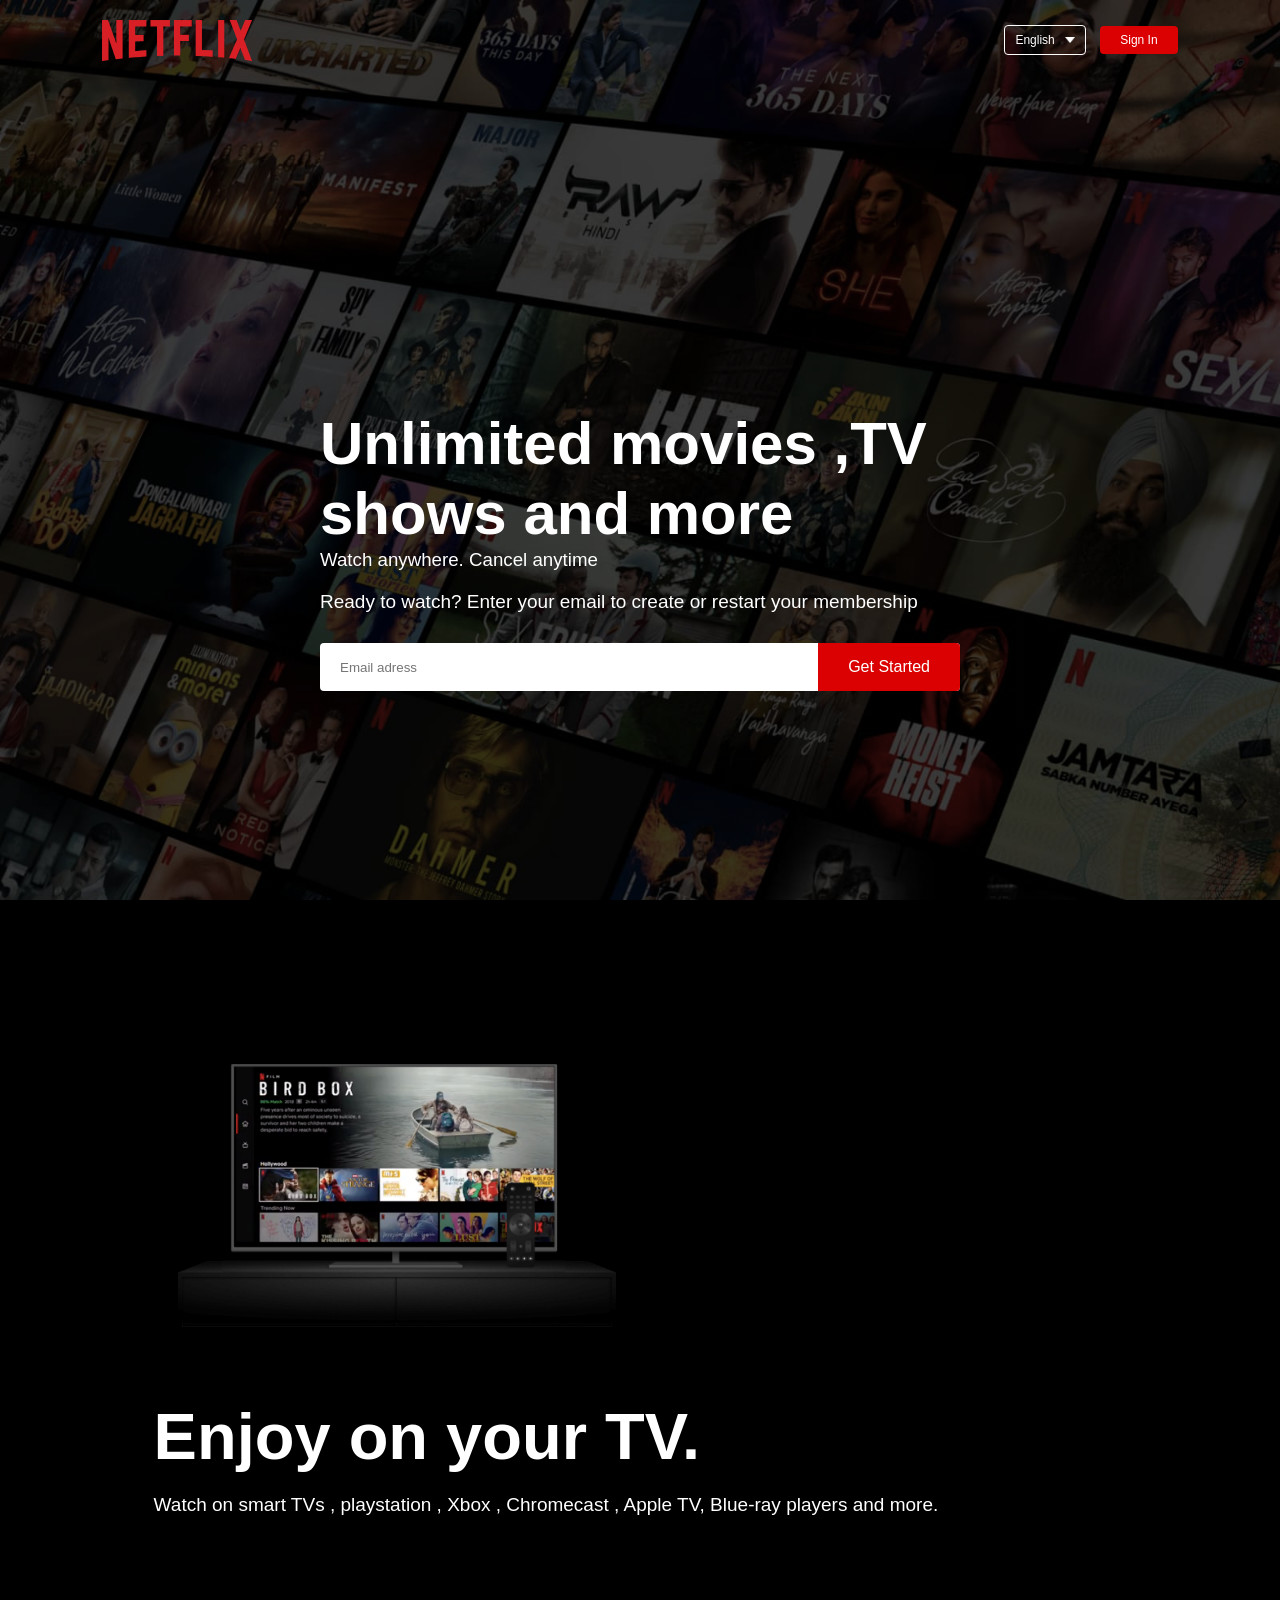
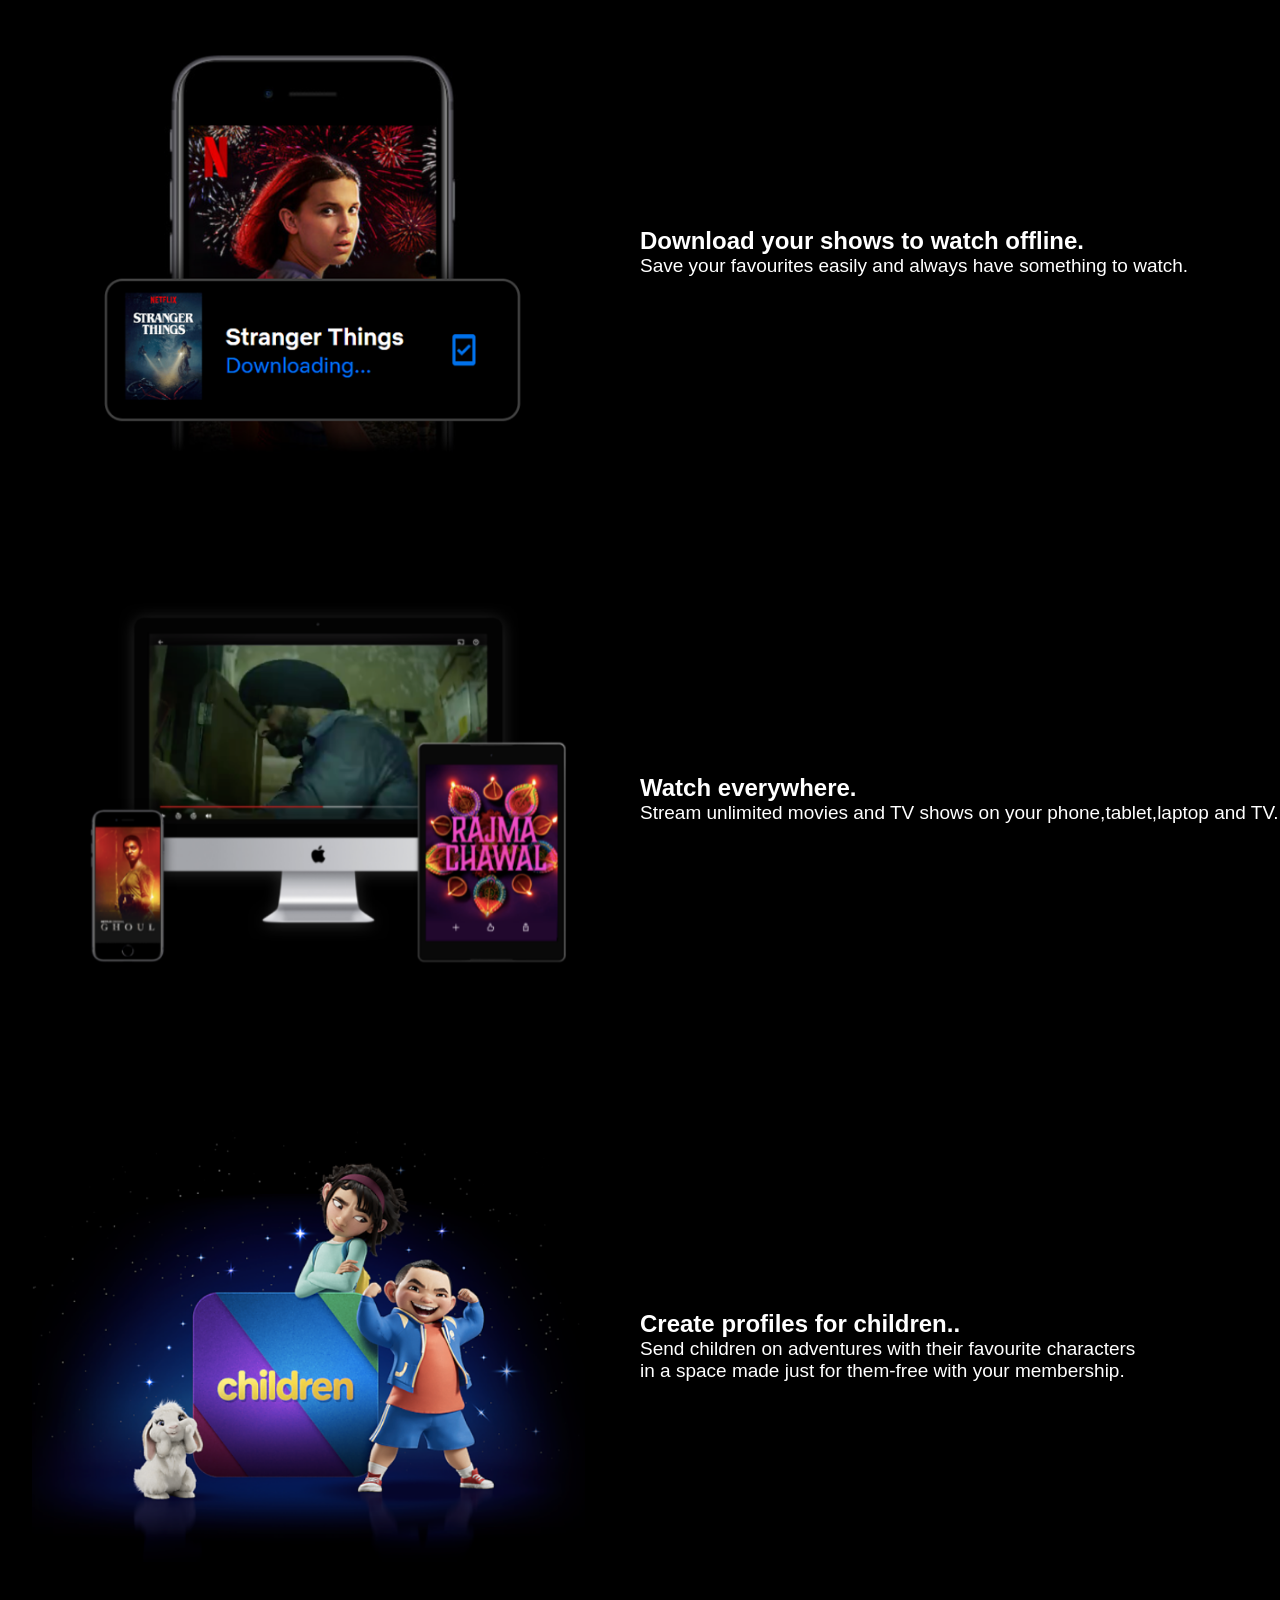
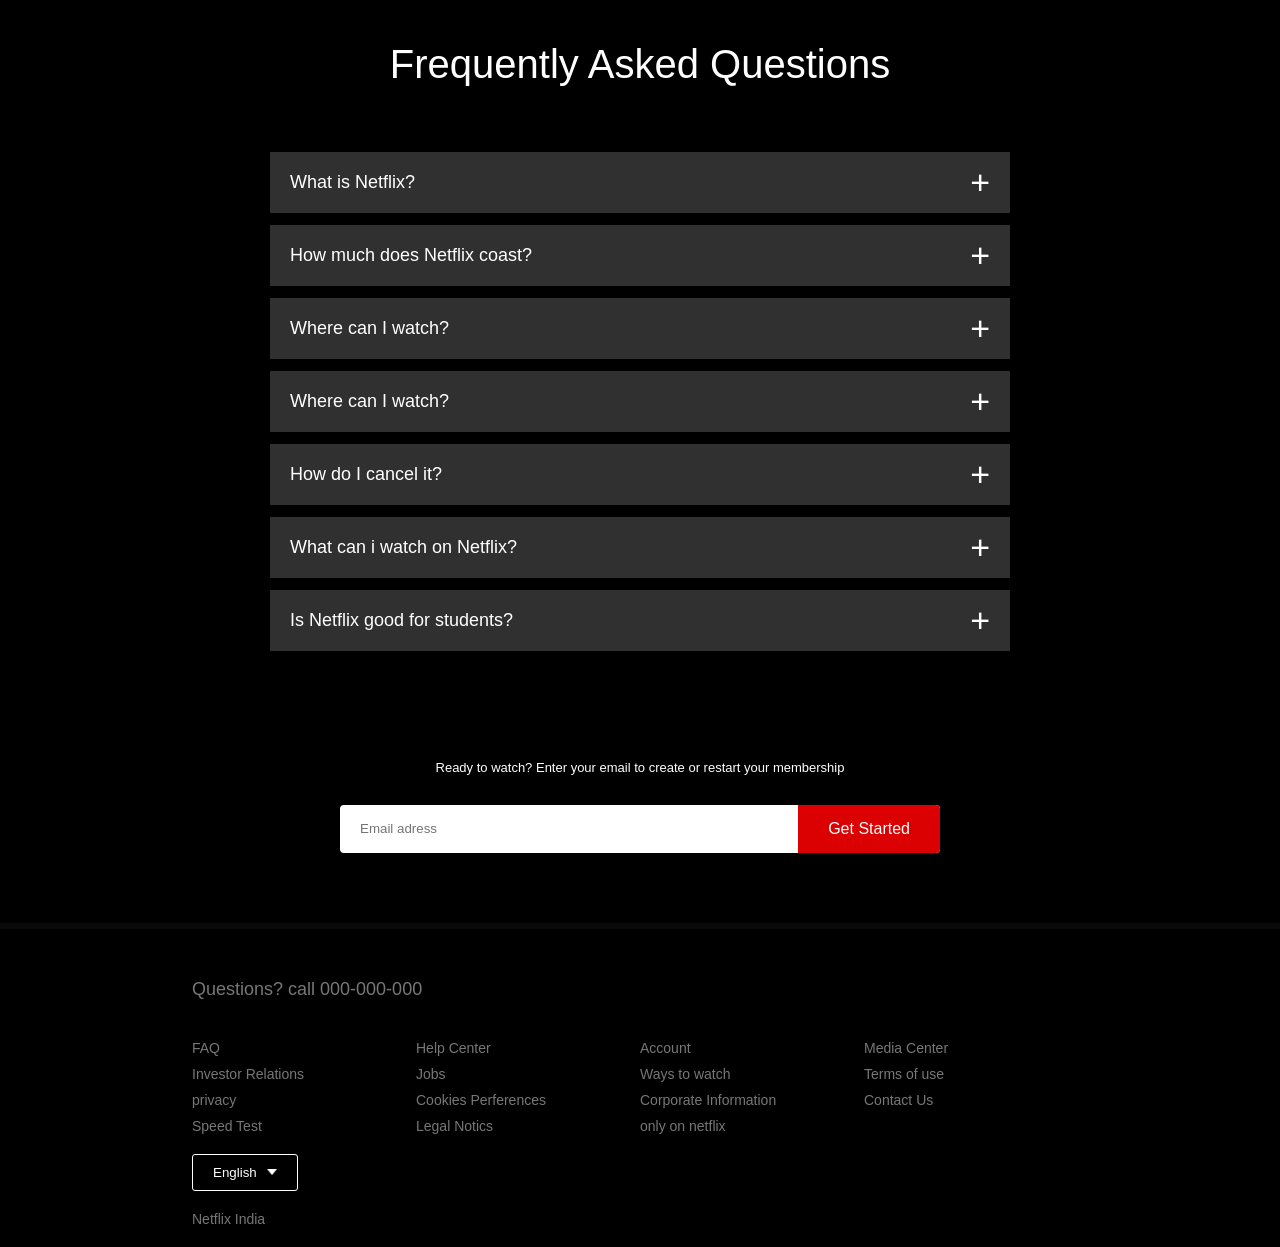
<file: index.html>
<!DOCTYPE html>
<html lang="en">
<head>
    <meta charset="UTF-8">
    <meta name="viewport" content="width=device-width, initial-scale=1.0">
    <title>Netflix</title>
    <link rel="stylesheet" href="style.css">
</head>
<body>
<div class="header">
    <nav>
        <img src="images/logo.png"class="logo">
        <div>
            <button class="language-btn">English <img src="images/down-icon.png"></button>
            <button>Sign In</button>
        </div>
    </nav>
    <div class="header-content">
        <h1>Unlimited movies ,TV shows and more</h1>
        <h3>Watch anywhere. Cancel anytime</h3>
        <p>Ready to watch? Enter your email to create or restart your membership </p>
        <form class="email-signup">
            <input type="email " placeholder="Email adress"required>
            <button type="submit">Get Started</button>

        </form>
    </div>

        
</div>

<div class="features">
    <div class="row">
        <div class="img-col">
            <img src="images/feature-1.png">
        </div>
    </div>
        <div class="text-col">
            <h2>Enjoy on your TV.</h2>
            <p> Watch on smart TVs , playstation , Xbox , Chromecast , Apple TV, Blue-ray players and more.</p>
        </div>
        
    </div>
    <div class="row">
         <div class="img-col">
            <img src="images/feature-2.png">
        </div>
        <div class="text-col">
            <h2>Download your shows to watch offline.</h2>
            <p> Save your favourites easily and always have something to watch.</p>
        </div>
        
    </div>
    <div class="row">
        <div class="img-col">
            <img src="images/feature-3.png">
        </div>
        <div class="text-col">
            <h2>Watch everywhere.</h2>
            <p> Stream unlimited movies and TV shows on your phone,tablet,laptop and TV.</p>
        </div>
        
    </div>
    <div class="row">
        <div class="img-col">
            <img src="images/feature-4.png">
        </div>
        <div class="text-col">
            <h2>Create profiles for children..</h2>
            <p> Send children on adventures with their favourite characters </p><p>in a space made just for them-free with your membership.</p>
        </div>
        
    </div>

    


</div>
<div class="faq">
    <h2>Frequently Asked Questions</h2>
    <ul class="accordion">
        <li>
            <input type="radio" name="accordion" id="first">
            <label for="first">What is Netflix?</label>
            <div class="content">
                <p>Netflix is a popular subscription-based streaming service providing on-demand access to a vast library of TV shows, movies, documentaries, and original content, watchable on various internet-connected devices like smart TVs, phones, tablets, and computers for a monthly fee</p>
            </div>
        </li>
         <li>
            <input type="radio" name="accordion" id="second">
            <label for="second">How much does Netflix coast?</label>
            <div class="content">
                <p>Netflix in India has four main plans: the Mobile plan for ₹149/month, the Basic plan for ₹199/month, the Standard plan for ₹499/month, and the Premium plan for ₹649/month. The price varies by plan, which offers different features such as video quality (\(480p\) to \(4K+HDR\)), simultaneous screens (1 to 4), and the types of devices supported. </p>
            </div>
        </li>
        <li>
            <input type="radio" name="accordion" id="third">
            <label for="third">Where can I watch?</label>
            <div class="content">
                <p>You can watch Netflix on almost any internet-connected device with the app, including smart TVs, smartphones, tablets, streaming players (like Roku, Fire Stick), game consoles (PlayStation, Xbox), and computers (via web browser at netflix.com), allowing you to watch shows and movies instantly or download them for offline viewing.  </p>
            </div>
        </li>
        <li>
            <input type="radio" name="accordion" id="third">
            <label for="third">Where can I watch?</label>
            <div class="content">
                <p>You can watch Netflix on almost any internet-connected device with the app, including smart TVs, smartphones, tablets, streaming players (like Roku, Fire Stick), game consoles (PlayStation, Xbox), and computers (via web browser at netflix.com), allowing you to watch shows and movies instantly or download them for offline viewing.  </p>
            </div>
        </li>
        <li>
            <input type="radio" name="accordion" id="fourth">
            <label for="fourth">How do I cancel it?</label>
            <div class="content">
                <p> To cancel Netflix, log in to your account on a web browser, go to the "Account" page, and select "Cancel Membership". Follow the prompts to confirm the cancellation, and your subscription will remain active until the end of your current billing cycle.  </p>
                
            </div>
        </li>
         <li>
            <input type="radio" name="accordion" id="fifth">
            <label for="fifth">What can i watch on Netflix?</label>
            <div class="content">
                <p> You can watch popular hits like Stranger Things, Wednesday, Squid Game, Money Heist, The Crown, The Witcher, and acclaimed Indian series like Delhi Crime, plus tons of documentaries, action films (like RRR), fantasy movies, and comedies, by exploring.  </p>
                
            </div>
        </li>
        <li>
            <input type="radio" name="accordion" id="sixth">
            <label for="sixth">Is Netflix good for students?</label>
            <div class="content">
                <p> Yes, Netflix can be good for students for stress relief and even some learning (documentaries/educational shows), but it's a double-edged sword; it requires discipline to balance with studies as it offers no specific student discounts and can be a major distraction. It provides great entertainment to unwind, but students need to manage viewing with time-management techniques like timers to avoid procrastination and ensure academic work gets done.   </p>
                
            </div>
        </li>


    </ul>
    <small>Ready to watch? Enter your email to create or restart your membership</small>
    <form class="email-signup">
            <input type="email " placeholder="Email adress"required>
            <button type="submit">Get Started</button>

        </form>
</div>
<div class="footer">
    <h2>Questions? call 000-000-000</h2>
    <div class="row">
        <div class="col">
           <a href="#">FAQ</a>
           <a href="#">Investor Relations</a>
           <a href="#">privacy</a>
           <a href="#">Speed Test</a>
        </div>
        <div class="col">
           <a href="#">Help Center</a>
           <a href="#">Jobs</a>
           <a href="#">Cookies Perferences</a>
           <a href="#">Legal Notics</a>
        </div>
        <div class="col">
           <a href="#">Account</a>
           <a href="#">Ways to watch</a>
           <a href="#">Corporate Information</a>
           <a href="#">only on netflix</a>
        </div>
        <div class="col">
           <a href="#">Media Center</a>
           <a href="#">Terms of use</a>
           <a href="#">Contact Us</a>
        
        </div>
    </div>
    <button class="language-btn">English <img src="images/down-icon.png"></button>
    <p class="copyright-txt">Netflix India</p>



</div>
    
</body>
</html>
</file>
<file: style.css>
*{
    margin:0;
    padding:0;
    font-family:'poppins',sans-serif;
    box-sizing:border-box;
}
body{
    background: black;
    color:#fff;

}
.header{
    width:100%;
    height:100vh;
    background-image: linear-gradient(rgba(0,0,0,0.7),rgba(0,0,0,0.7)),url(images/header-image.png);
    background-size:cover;
    background-position:centre;
    padding:10px 8%;
    position:relative;
}
nav{
    display:flex;
    align-items:center;
    justify-content:space-between;
    padding:10px 0;

}
.logo{
    width:150px;
    cursor: pointer;
}
nav button{
    border:0;
    outline:0;
    background:#db0001;
    color:#fff;
    padding:7px 20px;
    font-size:12px;
    border-radius:4px;
    margin-left:10px;
    cursor: pointer;
}
.language-btn{
display:inline-flex;
align-items:center;
background:transparent;
border:1px solid #fff;
padding:7px 10px;

}
.language-btn img{
    width:10px;
    margin-left:10px;

 
}
.header-content{
    position:absolute;
    top:50%;
    left:50%;
    transform:translate(-50%,-50%);
    margin-top:100px;
}
.header-content h1{
    font-size:60px;
    line-height:70px;
    font-weight:600;
    max-width:650px;

}
.header-content h3{
    font-weight:400;
    margin-bottom:20px;
}
.email-signup{
    background:#fff;
    border-radius:4px;
    display:flex;
    align-items: center;
    margin-top: 30px;
    overflow:hidden;
}
.email-signup input{
    flex:1;
    border:0;
    outline:0;
    margin-left:20px;

}
.email-signup button{
    background:#db0001;
    border:0;
    outline:0;
    color:#fff;
    font-size:16px;
    cursor:pointer;
    padding: 15px 30px;
}
.features{
    padding:50px 12%;
    font-size:22px;

}
p{
    font-size: 19px;
}
.row{
    display:flex;
    width:100%;
    align-items:center;
    flex-wrap:wrap;
    padding:50px 0;
}
.text-col{
    flex-basis:50%;
    margin-bottom:20px;

}
.img-col{
    flex-basis:50%;
    margin-bottom:20px;
}

.img-col img{
    display:block;
    width:90%;
    margin:auto
}
.features h2{
    font-size:65px;
    font-weight:600;
    margin-bottom:20px;
}
.faq{
    padding:10px 12%;
    text-align:center;
    font-size:58px;
}
.faq h2{
    font-weight:500;
    font-size:40px;
}
.accordion{
    margin:60px auto;
    width:100%;
    max-width:750px;
    
}
.accordion li{
    list-style:none;
    width:100%;
    padding:5px;
}
.accordion li label{
    display:flex;
    align-items:center;
    padding:20px;
    font-size:18px;
    font-weight:500;
    background: #303030;
    margin-bottom:2px;
    cursor:pointer;
    position:relative;

}
label::after{
    content:'+';
    font-size:34px;
    position:absolute;
    right:20px;
    transition:transform 0.5s;
}
input[type="radio"]{
    display:none;
}
.accordion .content{
    background:#303030;
    text-align:left;
    padding:0 20px;
    max-height:0;
    overflow: hidden;
    transition:max-height 0.5s,padding 0.5s;
}
.accordion input[type="radio"]:checked+label+.content{
    max-height:600px;
    padding:30px 20px;

}
.accordion input[type="radio"]:checked+label::after{
    transform:rotate(135deg);

}
.faq .email-signup{
    max-width:600px;
    margin:20px auto 60px;
}
.faq small{
    font-size:13px;
}

.footer{
    padding:50px 15% 10px;
    border-top:6px solid #3333;
    color:#777;
}
.footer h2{
    font-size:18px;
    font-weight:400;
    margin-bottom:30px;
}
.footer .col{
    flex-basis:25%;
    flex-grow:1;
    margin-bottom:20;
}
.footer .col a{
    display:block;
    text-decoration:none;
    color:#777;
    font-size:14px;
    margin-bottom:10px;
}
.footer .row{
    align-items:flex-start;
    padding:10px 0;
}
.footer .language-btn{
    color:#fff;
    padding:10px 20px;
    border-radius:3px;
}
.copyright-txt{
    font-size:14px;
    margin-top: 20px;
    margin-bottom: 10px;
}
</file>
